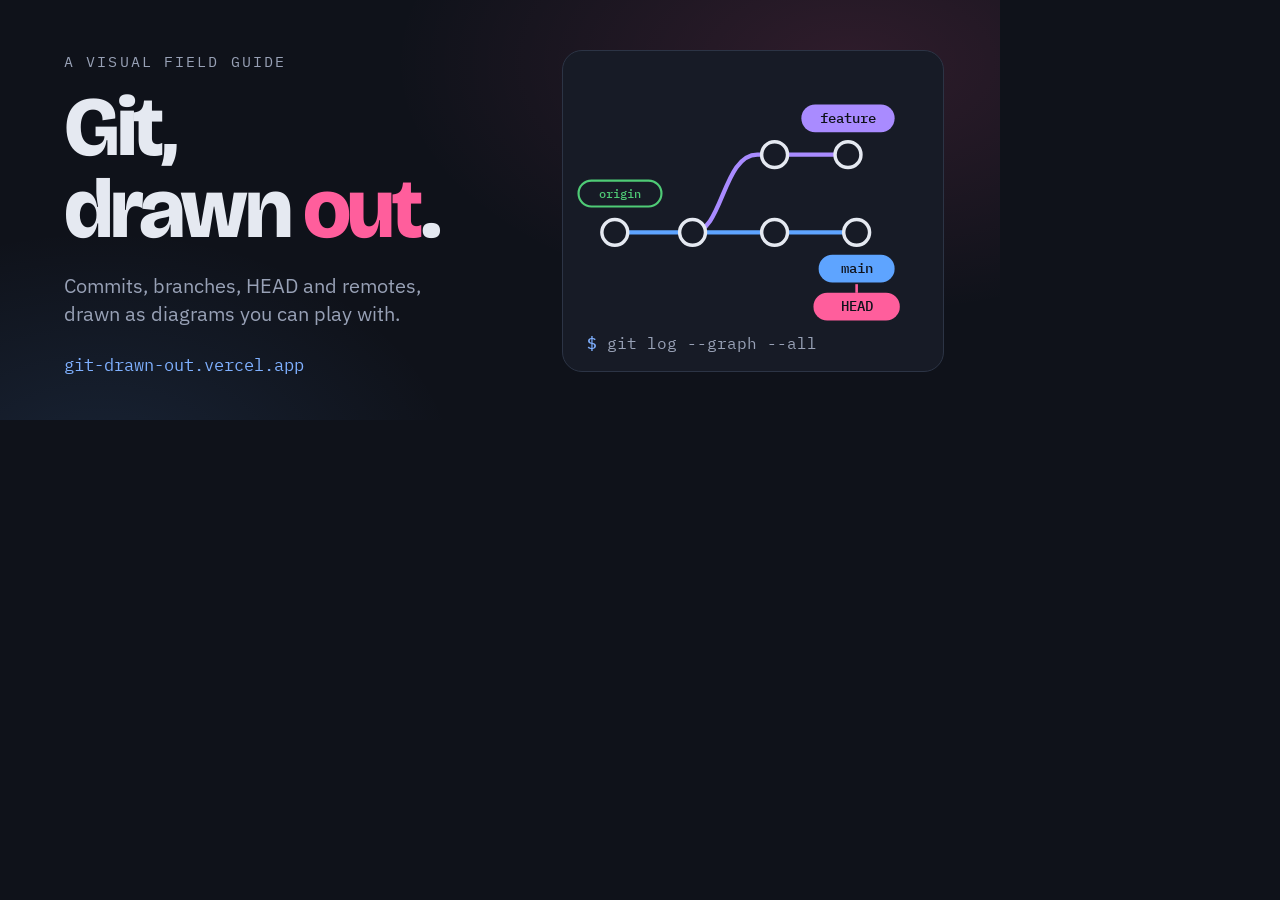
<file: design/cover-wide.html>
<!doctype html>
<html><head><meta charset="utf-8">
<link rel="stylesheet" href="https://fonts.googleapis.com/css2?family=Bricolage+Grotesque:opsz,wght@12..96,700;12..96,800&family=IBM+Plex+Sans:wght@400;500&family=IBM+Plex+Mono:wght@500&display=swap">
<style>
html,body{margin:0;width:1000px;height:420px;overflow:hidden;background:#0F121A}
body{font-family:"IBM Plex Sans",sans-serif;color:#E5E9F1;position:relative;
  background:radial-gradient(760px 420px at 85% 15%, #FF5E9C22, transparent 60%),radial-gradient(600px 420px at 10% 115%, #5EA4FF1F, transparent 60%),#0F121A}
.l{position:absolute;left:64px;top:52px;width:480px}
.eb{font-family:"IBM Plex Mono",monospace;font-size:15px;letter-spacing:.14em;text-transform:uppercase;color:#98A1B6}
h1{font-family:"Bricolage Grotesque",sans-serif;font-weight:800;font-size:84px;line-height:.98;letter-spacing:-.04em;margin:16px 0 0}
h1 span{color:#FF5E9C}
p{font-size:20px;line-height:1.4;color:#98A1B6;margin:20px 0 0;max-width:32ch}
.url{position:absolute;left:64px;bottom:44px;font-family:"IBM Plex Mono",monospace;font-size:17px;color:#7FB0FF}
.card{position:absolute;right:56px;top:50px;width:380px;height:320px;background:#171B26;border:1px solid #2C3445;border-radius:20px}
.card svg{width:380px;height:285px}
.cmd{position:absolute;left:24px;bottom:18px;font-family:"IBM Plex Mono",monospace;font-size:16px;color:#98A1B6}
.cmd b{color:#7FB0FF;font-weight:500}
</style></head><body>
<div class="l">
  <div class="eb">A visual field guide</div>
  <h1>Git,<br>drawn <span>out</span>.</h1>
  <p>Commits, branches, HEAD and remotes, drawn as diagrams you can play with.</p>
</div>
<div class="url">git-drawn-out.vercel.app</div>
<div class="card">
<svg width="440" height="330" viewBox="0 0 440 330" font-family="IBM Plex Mono, monospace">
  <!-- main line -->
  <path d="M60 210 H340" stroke="#5EA4FF" stroke-width="5" fill="none" stroke-linecap="round"/>
  <!-- feature branch -->
  <path d="M150 210 C185 210 185 120 225 120 H330" stroke="#A98BFF" stroke-width="5" fill="none" stroke-linecap="round"/>
  <g fill="#171B26" stroke="#E5E9F1" stroke-width="4">
    <circle cx="60" cy="210" r="15"/><circle cx="150" cy="210" r="15"/><circle cx="245" cy="210" r="15"/><circle cx="340" cy="210" r="15"/>
    <circle cx="245" cy="120" r="15"/><circle cx="330" cy="120" r="15"/>
  </g>
  <g font-size="16" font-weight="500">
    <rect x="296" y="236" width="88" height="32" rx="16" fill="#5EA4FF"/><text x="340" y="257" text-anchor="middle" fill="#0F121A">main</text>
    <rect x="276" y="62" width="108" height="32" rx="16" fill="#A98BFF"/><text x="330" y="83" text-anchor="middle" fill="#0F121A">feature</text>
    <rect x="290" y="280" width="100" height="32" rx="16" fill="#FF5E9C"/><text x="340" y="301" text-anchor="middle" fill="#0F121A">HEAD</text>
    <path d="M340 280 V270" stroke="#FF5E9C" stroke-width="3"/>
    <rect x="18" y="150" width="96" height="30" rx="15" fill="none" stroke="#4FCB76" stroke-width="2.5"/><text x="66" y="170" text-anchor="middle" fill="#4FCB76" font-size="14">origin</text>
  </g>
</svg>
<div class="cmd"><b>$</b> git log --graph --all</div>
</div>
</body></html>
</file>
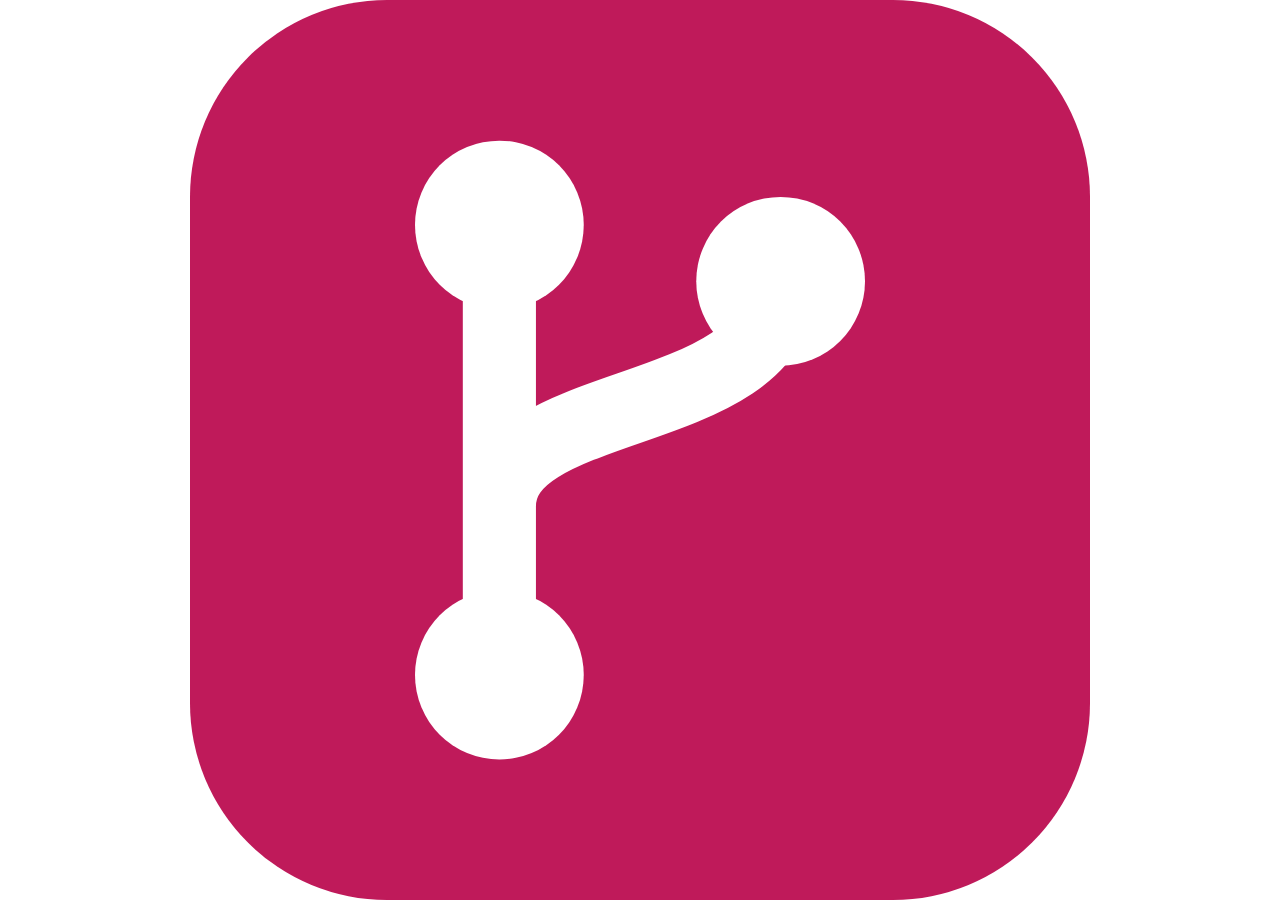
<file: design/icon.html>
<!doctype html>
<html><head><meta charset="utf-8"><style>html,body{margin:0;background:transparent;overflow:hidden}svg{display:block;width:100vw;height:100vh}</style></head>
<body><svg viewBox="0 0 32 32"><rect width="32" height="32" rx="7" fill="#BF1A5A"/><path d="M11 8v16M11 18c0-4 10-3 10-8" fill="none" stroke="#fff" stroke-width="2.6" stroke-linecap="round"/><circle cx="11" cy="8" r="3" fill="#fff"/><circle cx="11" cy="24" r="3" fill="#fff"/><circle cx="21" cy="10" r="3" fill="#fff"/></svg></body></html>
</file>
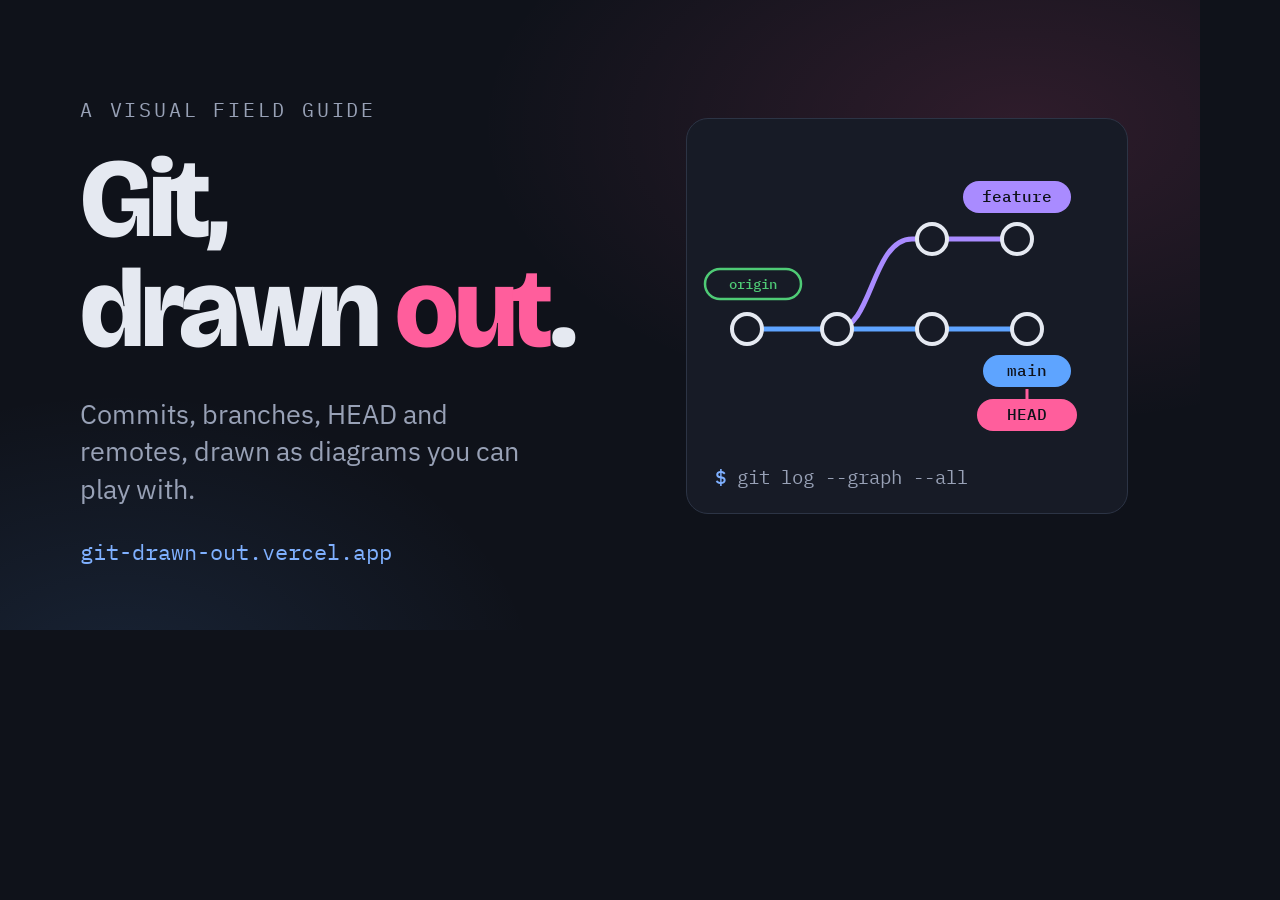
<file: design/og-image.html>
<!doctype html>
<html><head><meta charset="utf-8">
<link rel="stylesheet" href="https://fonts.googleapis.com/css2?family=Bricolage+Grotesque:opsz,wght@12..96,700;12..96,800&family=IBM+Plex+Sans:wght@400;500&family=IBM+Plex+Mono:wght@500&display=swap">
<style>
html,body{margin:0;width:1200px;height:630px;overflow:hidden;background:#0F121A}
body{font-family:"IBM Plex Sans",sans-serif;color:#E5E9F1;position:relative;
  background:radial-gradient(900px 500px at 85% 20%, #FF5E9C22, transparent 60%),radial-gradient(700px 500px at 10% 110%, #5EA4FF1F, transparent 60%),#0F121A}
.l{position:absolute;left:80px;top:96px;width:560px}
.eb{font-family:"IBM Plex Mono",monospace;font-size:20px;letter-spacing:.14em;text-transform:uppercase;color:#98A1B6}
h1{font-family:"Bricolage Grotesque",sans-serif;font-weight:800;font-size:112px;line-height:.98;letter-spacing:-.04em;margin:22px 0 0}
h1 span{color:#FF5E9C}
p{font-size:27px;line-height:1.4;color:#98A1B6;margin:30px 0 0;max-width:30ch}
.url{position:absolute;left:80px;bottom:64px;font-family:"IBM Plex Mono",monospace;font-size:22px;color:#7FB0FF}
.card{position:absolute;right:72px;top:118px;width:440px;height:394px;background:#171B26;border:1px solid #2C3445;border-radius:22px}
.cmd{position:absolute;left:28px;bottom:24px;font-family:"IBM Plex Mono",monospace;font-size:19px;color:#98A1B6}
.cmd b{color:#7FB0FF;font-weight:500}
</style></head><body>
<div class="l">
  <div class="eb">A visual field guide</div>
  <h1>Git,<br>drawn <span>out</span>.</h1>
  <p>Commits, branches, HEAD and remotes, drawn as diagrams you can play with.</p>
</div>
<div class="url">git-drawn-out.vercel.app</div>
<div class="card">
<svg width="440" height="330" viewBox="0 0 440 330" font-family="IBM Plex Mono, monospace">
  <!-- main line -->
  <path d="M60 210 H340" stroke="#5EA4FF" stroke-width="5" fill="none" stroke-linecap="round"/>
  <!-- feature branch -->
  <path d="M150 210 C185 210 185 120 225 120 H330" stroke="#A98BFF" stroke-width="5" fill="none" stroke-linecap="round"/>
  <g fill="#171B26" stroke="#E5E9F1" stroke-width="4">
    <circle cx="60" cy="210" r="15"/><circle cx="150" cy="210" r="15"/><circle cx="245" cy="210" r="15"/><circle cx="340" cy="210" r="15"/>
    <circle cx="245" cy="120" r="15"/><circle cx="330" cy="120" r="15"/>
  </g>
  <g font-size="16" font-weight="500">
    <rect x="296" y="236" width="88" height="32" rx="16" fill="#5EA4FF"/><text x="340" y="257" text-anchor="middle" fill="#0F121A">main</text>
    <rect x="276" y="62" width="108" height="32" rx="16" fill="#A98BFF"/><text x="330" y="83" text-anchor="middle" fill="#0F121A">feature</text>
    <rect x="290" y="280" width="100" height="32" rx="16" fill="#FF5E9C"/><text x="340" y="301" text-anchor="middle" fill="#0F121A">HEAD</text>
    <path d="M340 280 V270" stroke="#FF5E9C" stroke-width="3"/>
    <rect x="18" y="150" width="96" height="30" rx="15" fill="none" stroke="#4FCB76" stroke-width="2.5"/><text x="66" y="170" text-anchor="middle" fill="#4FCB76" font-size="14">origin</text>
  </g>
</svg>
<div class="cmd"><b>$</b> git log --graph --all</div>
</div>
</body></html>
</file>
